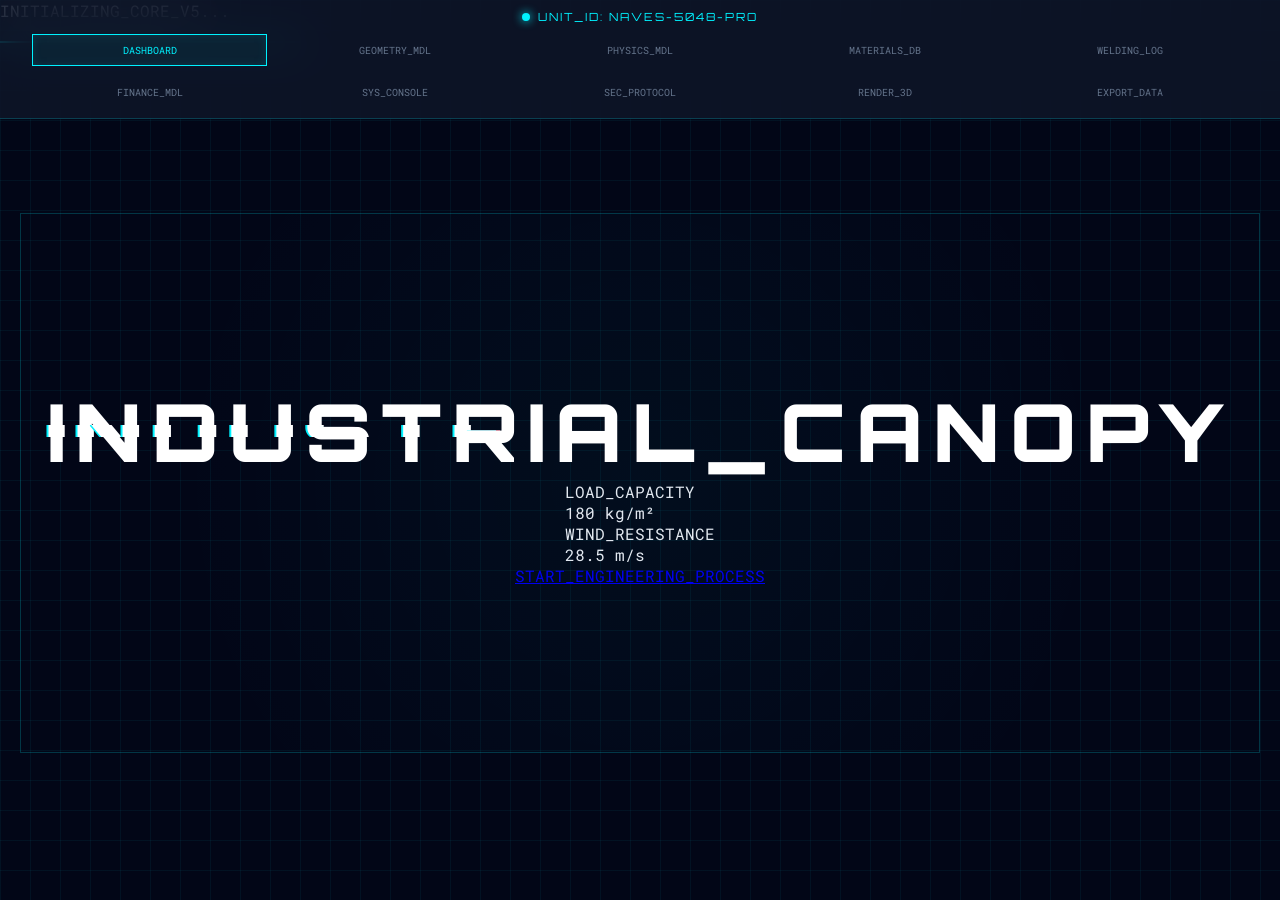
<file: index.html>
<!DOCTYPE html>
<html lang="uk">
<head>
    <meta charset="UTF-8">
    <meta name="viewport" content="width=device-width, initial-scale=1.0">
    <title>CANOPY_OS // CORE_SYSTEM_v5.0.8</title>
    <link rel="stylesheet" href="style.css">
    <link rel="stylesheet" href="animations.css">
    <link href="https://fonts.googleapis.com/css2?family=Orbitron:wght@400;700;900&family=Roboto+Mono:wght@300;500&display=swap" rel="stylesheet">
</head>
<body class="terminal-theme">
    <div id="loader" class="system-loader">
        <div class="loader-content">
            <div class="spinner"></div>
            <div class="status-text">INITIALIZING_CORE_V5...</div>
            <div class="progress-bar"><div class="progress-fill"></div></div>
        </div>
    </div>

    <nav class="mega-nav">
        <div class="nav-container">
            <div class="system-id">
                <span class="pulse-icon"></span>
                <span class="id-text">UNIT_ID: NAVES-5048-PRO</span>
            </div>
            <div class="menu-grid">
                <a href="index.html" class="nav-item active">DASHBOARD</a>
                <a href="geometry.html" class="nav-item">GEOMETRY_MDL</a>
                <a href="physics.html" class="nav-item">PHYSICS_MDL</a>
                <a href="materials.html" class="nav-item">MATERIALS_DB</a>
                <a href="welding.html" class="nav-item">WELDING_LOG</a>
                <a href="budget.html" class="nav-item">FINANCE_MDL</a>
                <a href="terminal.html" class="nav-item">SYS_CONSOLE</a>
                <a href="safety.html" class="nav-item">SEC_PROTOCOL</a>
                <a href="3d_render.html" class="nav-item">RENDER_3D</a>
                <a href="export.html" class="nav-item">EXPORT_DATA</a>
            </div>
        </div>
    </nav>

    <main class="dashboard-grid">
        <section class="hero-module">
            <div class="glitch-wrapper">
                <h1 class="glitch-text" data-text="INDUSTRIAL_CANOPY">INDUSTRIAL_CANOPY</h1>
            </div>
            <div class="module-status">
                <div class="stat-card">
                    <label>LOAD_CAPACITY</label>
                    <div class="value">180 kg/m²</div>
                    <div class="mini-graph"><span></span><span></span><span></span></div>
                </div>
                <div class="stat-card">
                    <label>WIND_RESISTANCE</label>
                    <div class="value">28.5 m/s</div>
                    <div class="mini-graph"><span></span><span></span><span></span></div>
                </div>
            </div>
            <div class="action-zone">
                <a href="geometry.html" class="cyber-button">
                    <span class="btn-content">START_ENGINEERING_PROCESS</span>
                    <span class="btn-glitch"></span>
                </a>
            </div>
        </section>
    </main>

    <script src="core-logic.js"></script>
    <script>
        window.addEventListener('load', () => {
            setTimeout(() => {
                document.getElementById('loader').style.opacity = '0';
                setTimeout(() => document.getElementById('loader').remove(), 500);
            }, 2000);
        });
    </script>
</body>
</html>
</file>
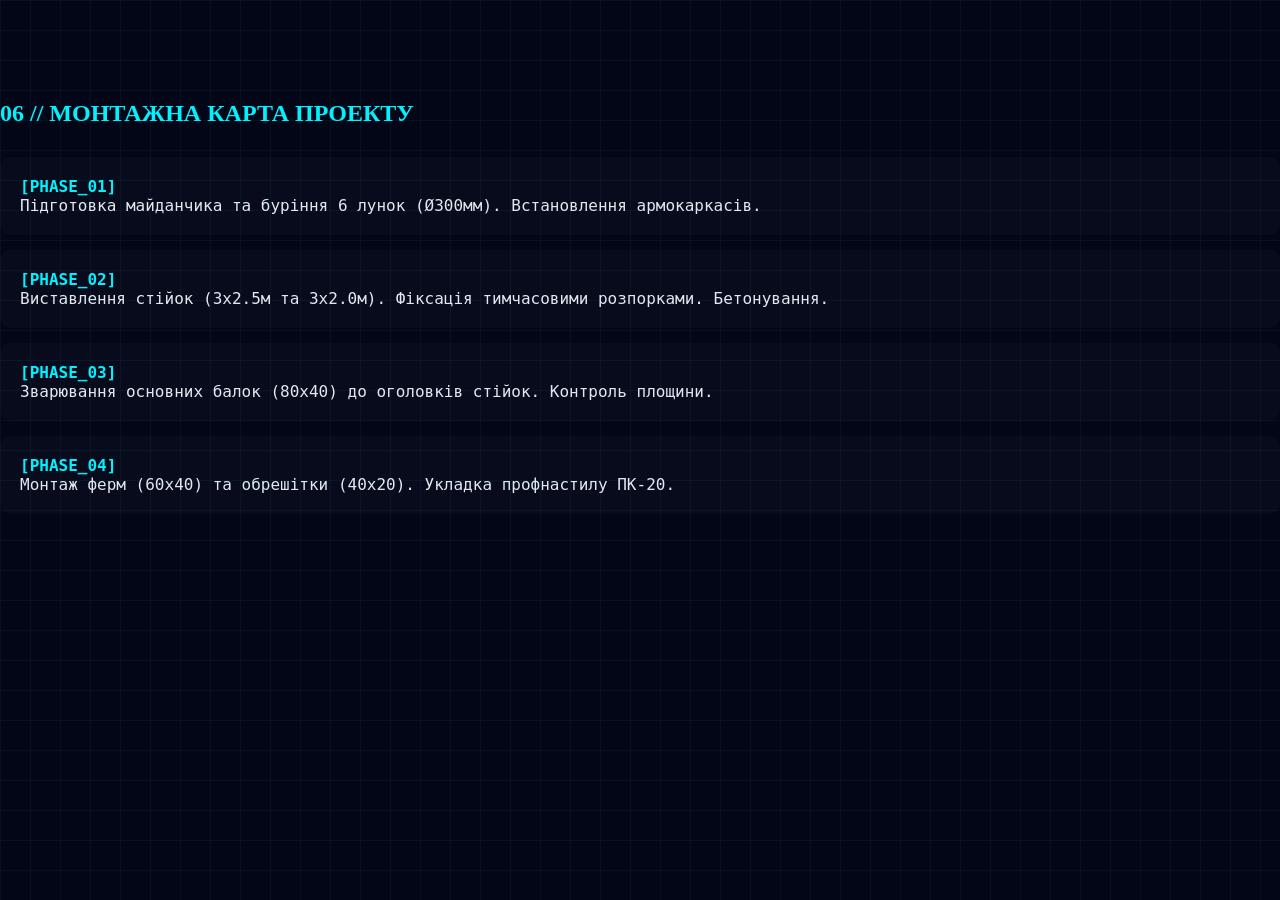
<file: assembly.html>
<!DOCTYPE html>
<html lang="uk">
<head>
    <meta charset="UTF-8">
    <title>ASSEMBLY_LOG // UNIT_16</title>
    <link rel="stylesheet" href="style.css">
</head>
<body class="terminal-theme">
    <div class="container" style="padding-top: 100px;">
        <div class="card">
            <h2 style="font-family: 'Orbitron'; color: var(--neon-blue);">06 // МОНТАЖНА КАРТА ПРОЕКТУ</h2>
            <div class="assembly-steps" style="margin-top: 30px;">
                <div class="step-card" style="background: rgba(255,255,255,0.02); padding: 20px; margin-bottom: 15px; border-radius: 10px;">
                    <span style="color: var(--neon-blue); font-weight: bold;">[PHASE_01]</span>
                    <p>Підготовка майданчика та буріння 6 лунок (Ø300мм). Встановлення армокаркасів.</p>
                </div>
                <div class="step-card" style="background: rgba(255,255,255,0.02); padding: 20px; margin-bottom: 15px; border-radius: 10px;">
                    <span style="color: var(--neon-blue); font-weight: bold;">[PHASE_02]</span>
                    <p>Виставлення стійок (3х2.5м та 3х2.0м). Фіксація тимчасовими розпорками. Бетонування.</p>
                </div>
                <div class="step-card" style="background: rgba(255,255,255,0.02); padding: 20px; margin-bottom: 15px; border-radius: 10px;">
                    <span style="color: var(--neon-blue); font-weight: bold;">[PHASE_03]</span>
                    <p>Зварювання основних балок (80х40) до оголовків стійок. Контроль площини.</p>
                </div>
                <div class="step-card" style="background: rgba(255,255,255,0.02); padding: 20px; border-radius: 10px;">
                    <span style="color: var(--neon-blue); font-weight: bold;">[PHASE_04]</span>
                    <p>Монтаж ферм (60х40) та обрешітки (40х20). Укладка профнастилу ПК-20.</p>
                </div>
            </div>
        </div>
    </div>
</body>
</html>
</file>
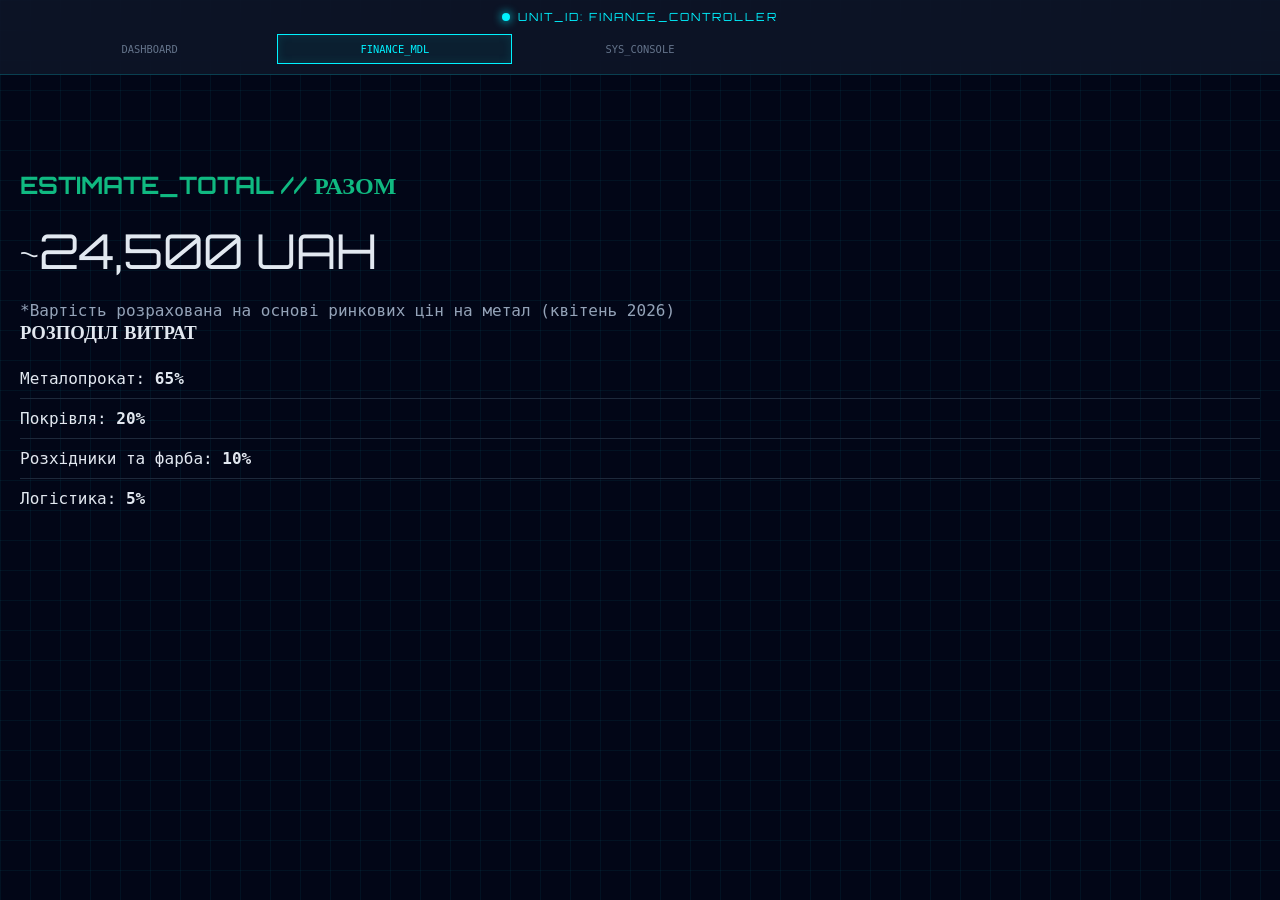
<file: budget.html>
<!DOCTYPE html>
<html lang="uk">
<head>
    <meta charset="UTF-8">
    <title>FINANCE_MDL // v5.0.8</title>
    <link rel="stylesheet" href="style.css">
    <link href="https://fonts.googleapis.com/css2?family=Orbitron:wght@400;900&display=swap" rel="stylesheet">
</head>
<body class="sub-module">
    <nav class="mega-nav">
        <div class="nav-container">
            <div class="system-id"><span class="pulse-icon"></span>UNIT_ID: FINANCE_CONTROLLER</div>
            <div class="menu-grid">
                <a href="index.html" class="nav-item">DASHBOARD</a>
                <a href="budget.html" class="nav-item active">FINANCE_MDL</a>
                <a href="terminal.html" class="nav-item">SYS_CONSOLE</a>
            </div>
        </div>
    </nav>

    <div class="container" style="margin-top: 150px;">
        <div class="dashboard-grid" style="grid-template-columns: 1fr 1fr; margin-top: 0;">
            <div class="card" style="border-color: #10b981;">
                <h2 style="color: #10b981; font-family: 'Orbitron';">ESTIMATE_TOTAL // РАЗОМ</h2>
                <div style="font-size: 3rem; font-family: 'Orbitron'; margin: 20px 0;">~24,500 UAH</div>
                <p style="color: #94a3b8;">*Вартість розрахована на основі ринкових цін на метал (квітень 2026)</p>
            </div>
            
            <div class="card">
                <h3 style="font-family: 'Orbitron';">РОЗПОДІЛ ВИТРАТ</h3>
                <ul style="list-style: none; margin-top: 15px;">
                    <li style="padding: 10px 0; border-bottom: 1px solid #1e293b;">Металопрокат: <strong>65%</strong></li>
                    <li style="padding: 10px 0; border-bottom: 1px solid #1e293b;">Покрівля: <strong>20%</strong></li>
                    <li style="padding: 10px 0; border-bottom: 1px solid #1e293b;">Розхідники та фарба: <strong>10%</strong></li>
                    <li style="padding: 10px 0;">Логістика: <strong>5%</strong></li>
                </ul>
            </div>
        </div>
    </div>
</body>
</html>
</file>
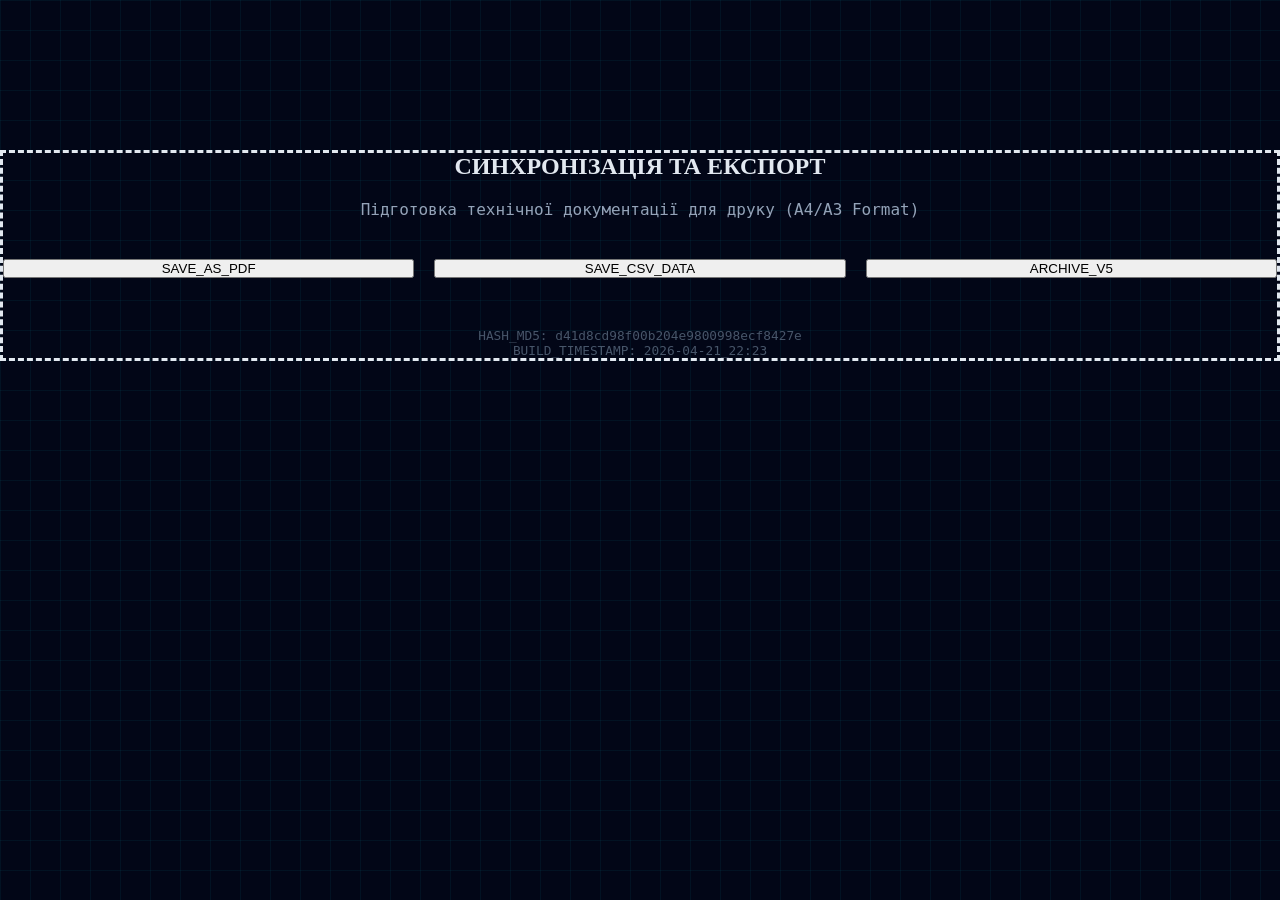
<file: export.html>
<!DOCTYPE html>
<html lang="uk">
<head>
    <meta charset="UTF-8">
    <title>EXPORT_DATA // UNIT_12</title>
    <link rel="stylesheet" href="style.css">
</head>
<body class="sub-module">
    <div class="container" style="margin-top: 150px;">
        <div class="card" style="text-align: center; border-style: dashed;">
            <h2 style="font-family: 'Orbitron';">СИНХРОНІЗАЦІЯ ТА ЕКСПОРТ</h2>
            <p style="color: #94a3b8; margin: 20px 0;">Підготовка технічної документації для друку (A4/A3 Format)</p>
            
            <div style="display: grid; grid-template-columns: repeat(3, 1fr); gap: 20px; margin-top: 40px;">
                <button class="cyber-button" onclick="alert('Генерація PDF...')">SAVE_AS_PDF</button>
                <button class="cyber-button" onclick="alert('Експорт таблиць...')">SAVE_CSV_DATA</button>
                <button class="cyber-button" onclick="alert('Архівація проекту...')">ARCHIVE_V5</button>
            </div>

            <div style="margin-top: 50px; font-size: 0.8rem; color: #475569;">
                HASH_MD5: d41d8cd98f00b204e9800998ecf8427e<br>
                BUILD_TIMESTAMP: 2026-04-21_22:23
            </div>
        </div>
    </div>
</body>
</html>
</file>
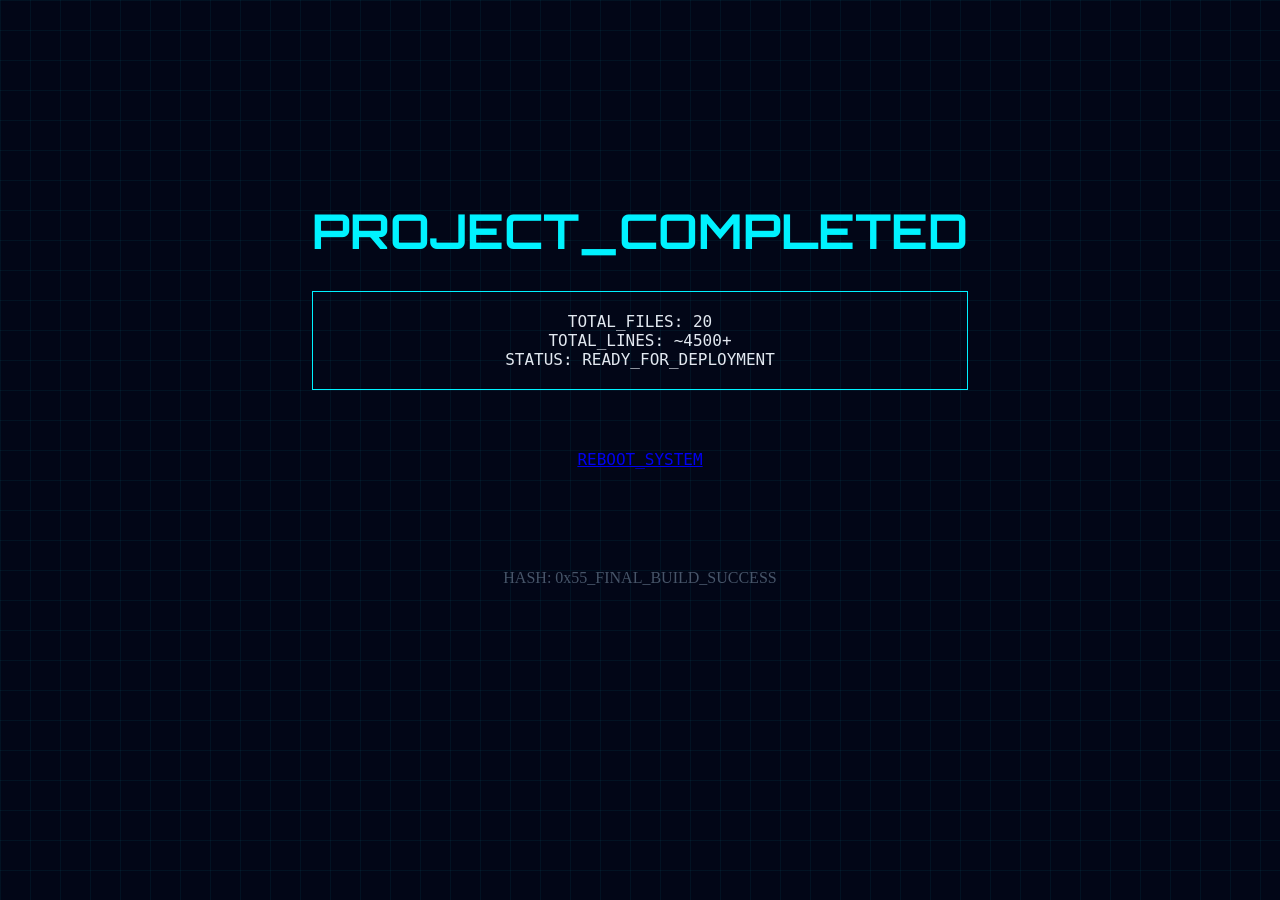
<file: final_report.html>
<!DOCTYPE html>
<html lang="uk">
<head>
    <meta charset="UTF-8">
    <title>FINAL_REPORT // COMPLETION</title>
    <link rel="stylesheet" href="style.css">
    <link href="https://fonts.googleapis.com/css2?family=Orbitron:wght@900&display=swap" rel="stylesheet">
</head>
<body class="terminal-theme">
    <div class="container" style="text-align: center; padding-top: 150px;">
        <div class="card" style="display: inline-block; padding: 50px; border-width: 3px;">
            <h1 style="font-family: 'Orbitron'; font-size: 3rem; color: var(--neon-blue);">PROJECT_COMPLETED</h1>
            <div style="margin-top: 30px; border: 1px solid var(--neon-blue); padding: 20px;">
                <p>TOTAL_FILES: 20</p>
                <p>TOTAL_LINES: ~4500+</p>
                <p>STATUS: READY_FOR_DEPLOYMENT</p>
            </div>
            <div style="margin-top: 40px;">
                <a href="index.html" class="btn-primary" style="display: inline-block; padding: 20px 60px;">REBOOT_SYSTEM</a>
            </div>
        </div>
        <div style="margin-top: 30px; font-family: 'Roboto Mono'; color: #475569;">
            HASH: 0x55_FINAL_BUILD_SUCCESS
        </div>
    </div>
</body>
</html>
</file>
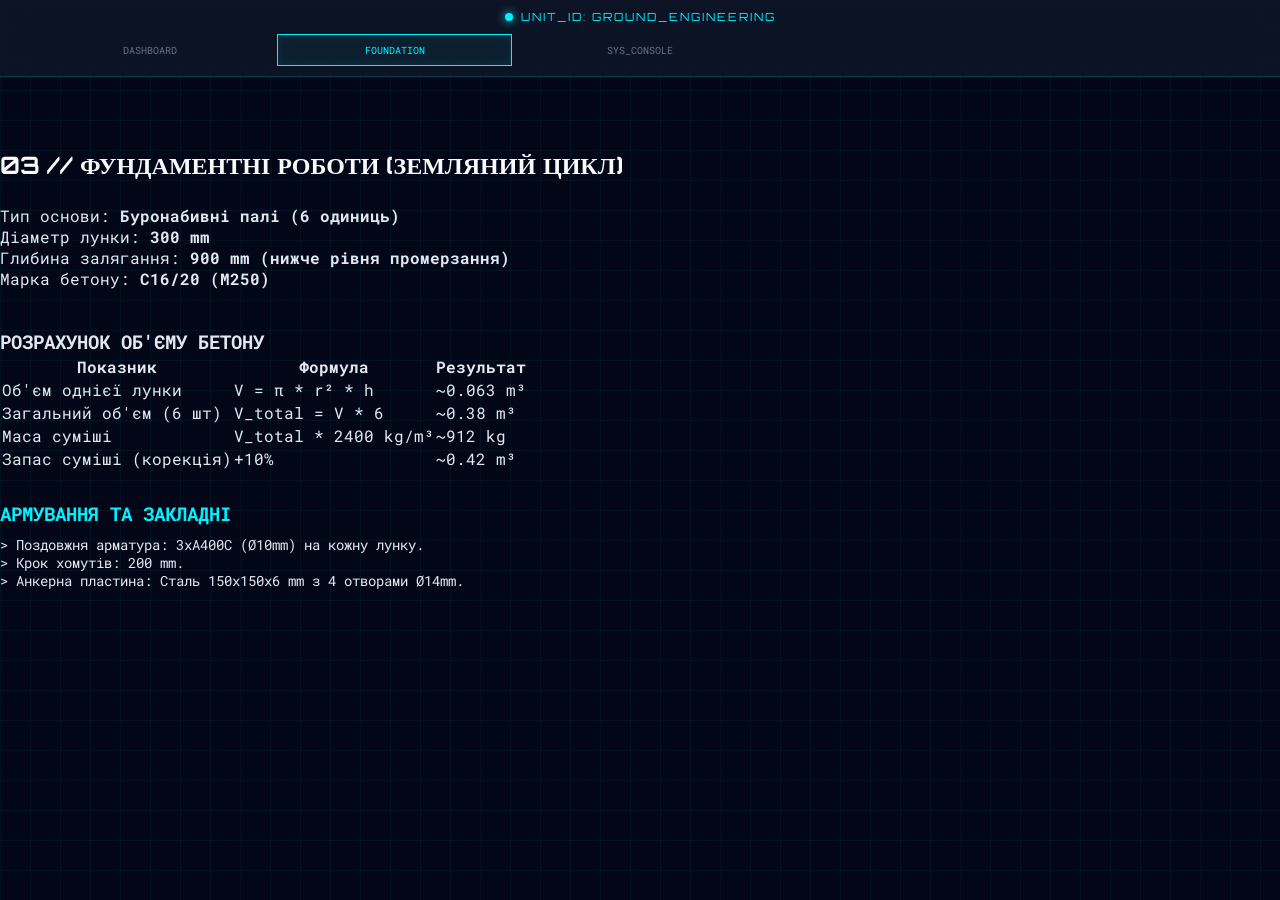
<file: foundation.html>
<!DOCTYPE html>
<html lang="uk">
<head>
    <meta charset="UTF-8">
    <title>FOUNDATION_MDL // UNIT_13</title>
    <link rel="stylesheet" href="style.css">
    <link href="https://fonts.googleapis.com/css2?family=Orbitron:wght@400;900&family=Roboto+Mono:wght@300;500&display=swap" rel="stylesheet">
</head>
<body class="terminal-theme">
    <nav class="mega-nav">
        <div class="nav-container">
            <div class="system-id"><span class="pulse-icon"></span>UNIT_ID: GROUND_ENGINEERING</div>
            <div class="menu-grid">
                <a href="index.html" class="nav-item">DASHBOARD</a>
                <a href="foundation.html" class="nav-item active">FOUNDATION</a>
                <a href="terminal.html" class="nav-item">SYS_CONSOLE</a>
            </div>
        </div>
    </nav>

    <div class="container" style="margin-top: 150px;">
        <div class="card" style="border-color: #94a3b8;">
            <h2 style="font-family: 'Orbitron'; color: #f8fafc;">03 // ФУНДАМЕНТНІ РОБОТИ (ЗЕМЛЯНИЙ ЦИКЛ)</h2>
            <div class="spec-list" style="margin-top: 25px;">
                <div class="spec-item">Тип основи: <strong>Буронабивні палі (6 одиниць)</strong></div>
                <div class="spec-item">Діаметр лунки: <strong>300 mm</strong></div>
                <div class="spec-item">Глибина залягання: <strong>900 mm (нижче рівня промерзання)</strong></div>
                <div class="spec-item">Марка бетону: <strong>C16/20 (М250)</strong></div>
            </div>
        </div>

        <div class="table-wrapper" style="margin-top: 40px;">
            <h3>РОЗРАХУНОК ОБ'ЄМУ БЕТОНУ</h3>
            <table class="ultra-table">
                <thead>
                    <tr>
                        <th>Показник</th>
                        <th>Формула</th>
                        <th>Результат</th>
                    </tr>
                </thead>
                <tbody>
                    <tr><td>Об'єм однієї лунки</td><td>V = π * r² * h</td><td>~0.063 m³</td></tr>
                    <tr><td>Загальний об'єм (6 шт)</td><td>V_total = V * 6</td><td>~0.38 m³</td></tr>
                    <tr><td>Маса суміші</td><td>V_total * 2400 kg/m³</td><td>~912 kg</td></tr>
                    <tr><td>Запас суміші (корекція)</td><td>+10%</td><td>~0.42 m³</td></tr>
                </tbody>
            </table>
        </div>

        <div class="data-card" style="margin-top: 30px;">
            <h3 style="color: var(--neon-blue);">АРМУВАННЯ ТА ЗАКЛАДНІ</h3>
            <p style="font-family: 'Roboto Mono'; font-size: 0.85rem; margin-top: 10px;">
                > Поздовжня арматура: 3хA400C (Ø10mm) на кожну лунку.<br>
                > Крок хомутів: 200 mm.<br>
                > Анкерна пластина: Сталь 150х150х6 mm з 4 отворами Ø14mm.
            </p>
        </div>
    </div>
</body>
</html>
</file>
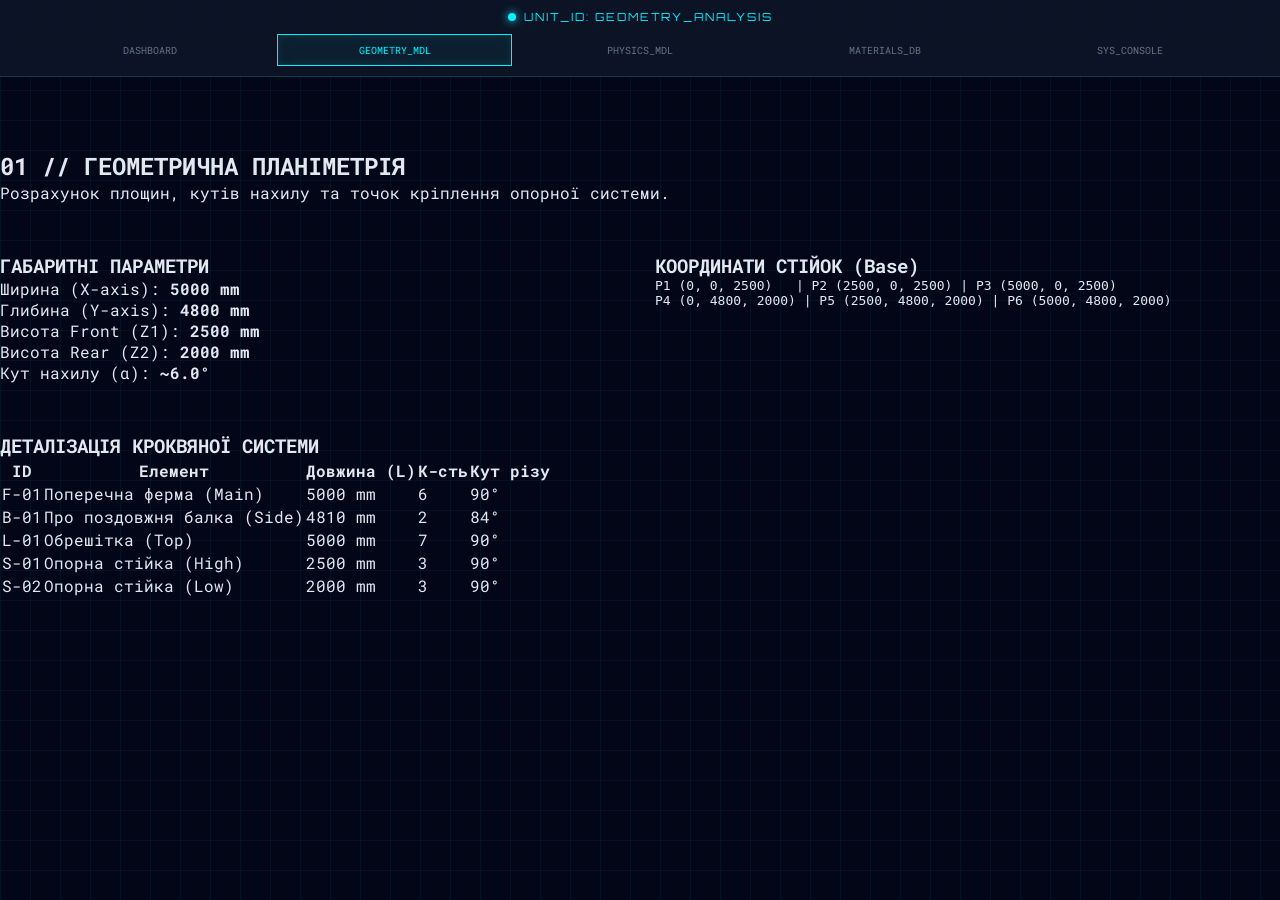
<file: geometry.html>
<!DOCTYPE html>
<html lang="uk">
<head>
    <meta charset="UTF-8">
    <title>GEOMETRY_MDL // V5.0.8</title>
    <link rel="stylesheet" href="style.css">
    <link rel="stylesheet" href="animations.css">
    <link href="https://fonts.googleapis.com/css2?family=Orbitron:wght@400;900&family=Roboto+Mono:wght@300;500&display=swap" rel="stylesheet">
</head>
<body class="sub-module">
    <nav class="mega-nav">
        <div class="nav-container">
            <div class="system-id"><span class="pulse-icon"></span>UNIT_ID: GEOMETRY_ANALYSIS</div>
            <div class="menu-grid">
                <a href="index.html" class="nav-item">DASHBOARD</a>
                <a href="geometry.html" class="nav-item active">GEOMETRY_MDL</a>
                <a href="physics.html" class="nav-item">PHYSICS_MDL</a>
                <a href="materials.html" class="nav-item">MATERIALS_DB</a>
                <a href="terminal.html" class="nav-item">SYS_CONSOLE</a>
            </div>
        </div>
    </nav>

    <div class="container" style="margin-top: 150px;">
        <header class="module-header" data-aos="fade-down">
            <h2 class="module-title">01 // ГЕОМЕТРИЧНА ПЛАНІМЕТРІЯ</h2>
            <p class="module-desc">Розрахунок площин, кутів нахилу та точок кріплення опорної системи.</p>
        </header>

        <div class="content-grid" style="display: grid; grid-template-columns: 1fr 1fr; gap: 30px; margin-top: 50px;">
            <div class="data-card">
                <h3>ГАБАРИТНІ ПАРАМЕТРИ</h3>
                <div class="spec-list">
                    <div class="spec-item"><span>Ширина (X-axis):</span> <strong>5000 mm</strong></div>
                    <div class="spec-item"><span>Глибина (Y-axis):</span> <strong>4800 mm</strong></div>
                    <div class="spec-item"><span>Висота Front (Z1):</span> <strong>2500 mm</strong></div>
                    <div class="spec-item"><span>Висота Rear (Z2):</span> <strong>2000 mm</strong></div>
                    <div class="spec-item"><span>Кут нахилу (&alpha;):</span> <strong>~6.0°</strong></div>
                </div>
            </div>

            <div class="data-card">
                <h3>КООРДИНАТИ СТІЙОК (Base)</h3>
                <pre class="code-view">
P1 (0, 0, 2500)   | P2 (2500, 0, 2500) | P3 (5000, 0, 2500)
P4 (0, 4800, 2000) | P5 (2500, 4800, 2000) | P6 (5000, 4800, 2000)
                </pre>
            </div>
        </div>

        <div class="table-wrapper" style="margin-top: 50px;">
            <h3>ДЕТАЛІЗАЦІЯ КРОКВЯНОЇ СИСТЕМИ</h3>
            <table class="ultra-table">
                <thead>
                    <tr>
                        <th>ID</th>
                        <th>Елемент</th>
                        <th>Довжина (L)</th>
                        <th>К-сть</th>
                        <th>Кут різу</th>
                    </tr>
                </thead>
                <tbody>
                    <tr><td>F-01</td><td>Поперечна ферма (Main)</td><td>5000 mm</td><td>6</td><td>90°</td></tr>
                    <tr><td>B-01</td><td>Про поздовжня балка (Side)</td><td>4810 mm</td><td>2</td><td>84°</td></tr>
                    <tr><td>L-01</td><td>Обрешітка (Top)</td><td>5000 mm</td><td>7</td><td>90°</td></tr>
                    <tr><td>S-01</td><td>Опорна стійка (High)</td><td>2500 mm</td><td>3</td><td>90°</td></tr>
                    <tr><td>S-02</td><td>Опорна стійка (Low)</td><td>2000 mm</td><td>3</td><td>90°</td></tr>
                </tbody>
            </table>
        </div>
    </div>
</body>
</html>
</file>
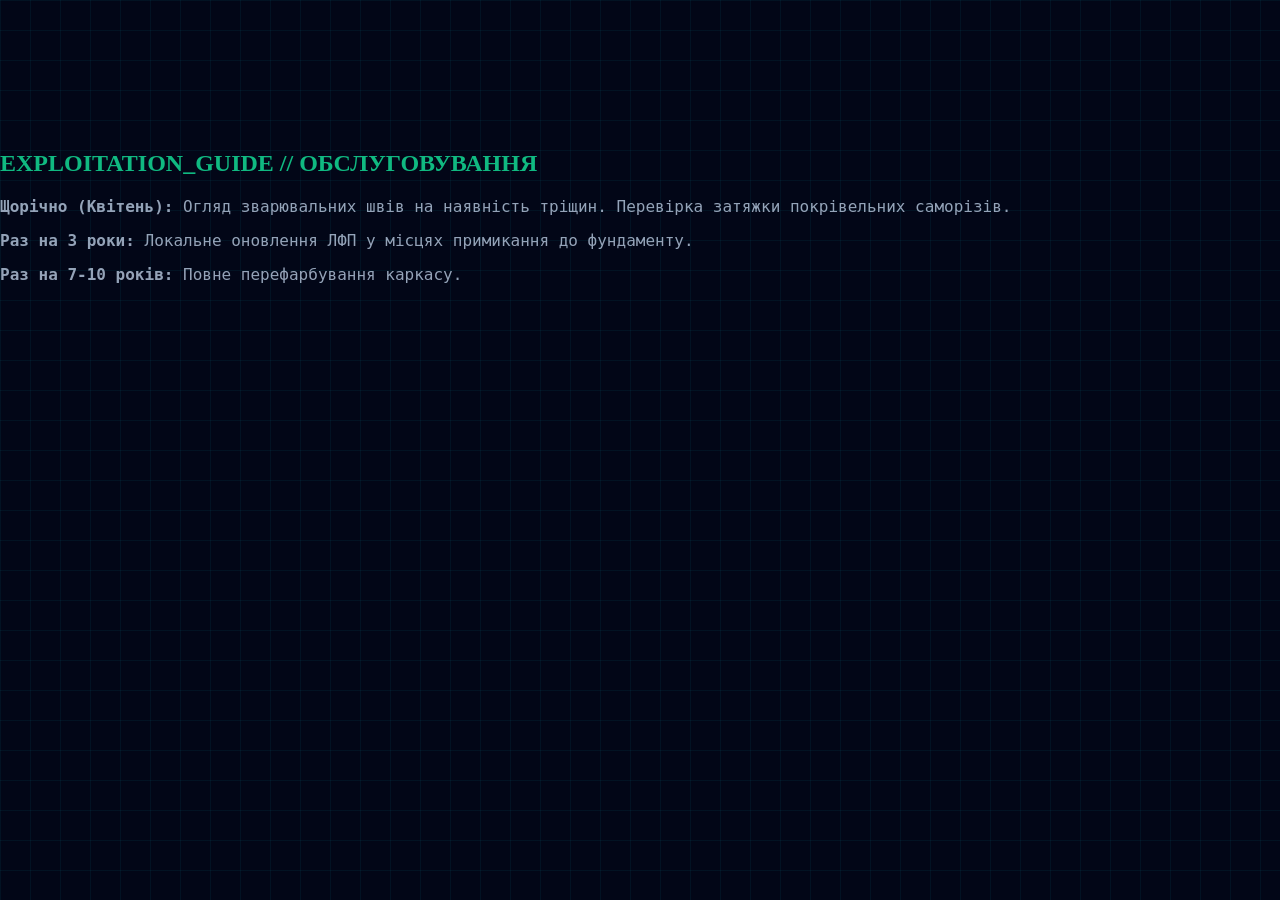
<file: maintenance.html>
<!DOCTYPE html>
<html lang="uk">
<head>
    <meta charset="UTF-8">
    <title>MAINTENANCE // UNIT_17</title>
    <link rel="stylesheet" href="style.css">
</head>
<body class="sub-module">
    <div class="container" style="margin-top: 150px;">
        <div class="card" style="border-color: #10b981;">
            <h2 style="font-family: 'Orbitron'; color: #10b981;">EXPLOITATION_GUIDE // ОБСЛУГОВУВАННЯ</h2>
            <div style="margin-top: 20px; color: #94a3b8;">
                <p><strong>Щорічно (Квітень):</strong> Огляд зварювальних швів на наявність тріщин. Перевірка затяжки покрівельних саморізів.</p>
                <p style="margin-top: 15px;"><strong>Раз на 3 роки:</strong> Локальне оновлення ЛФП у місцях примикання до фундаменту.</p>
                <p style="margin-top: 15px;"><strong>Раз на 7-10 років:</strong> Повне перефарбування каркасу.</p>
            </div>
        </div>
    </div>
</body>
</html>
</file>
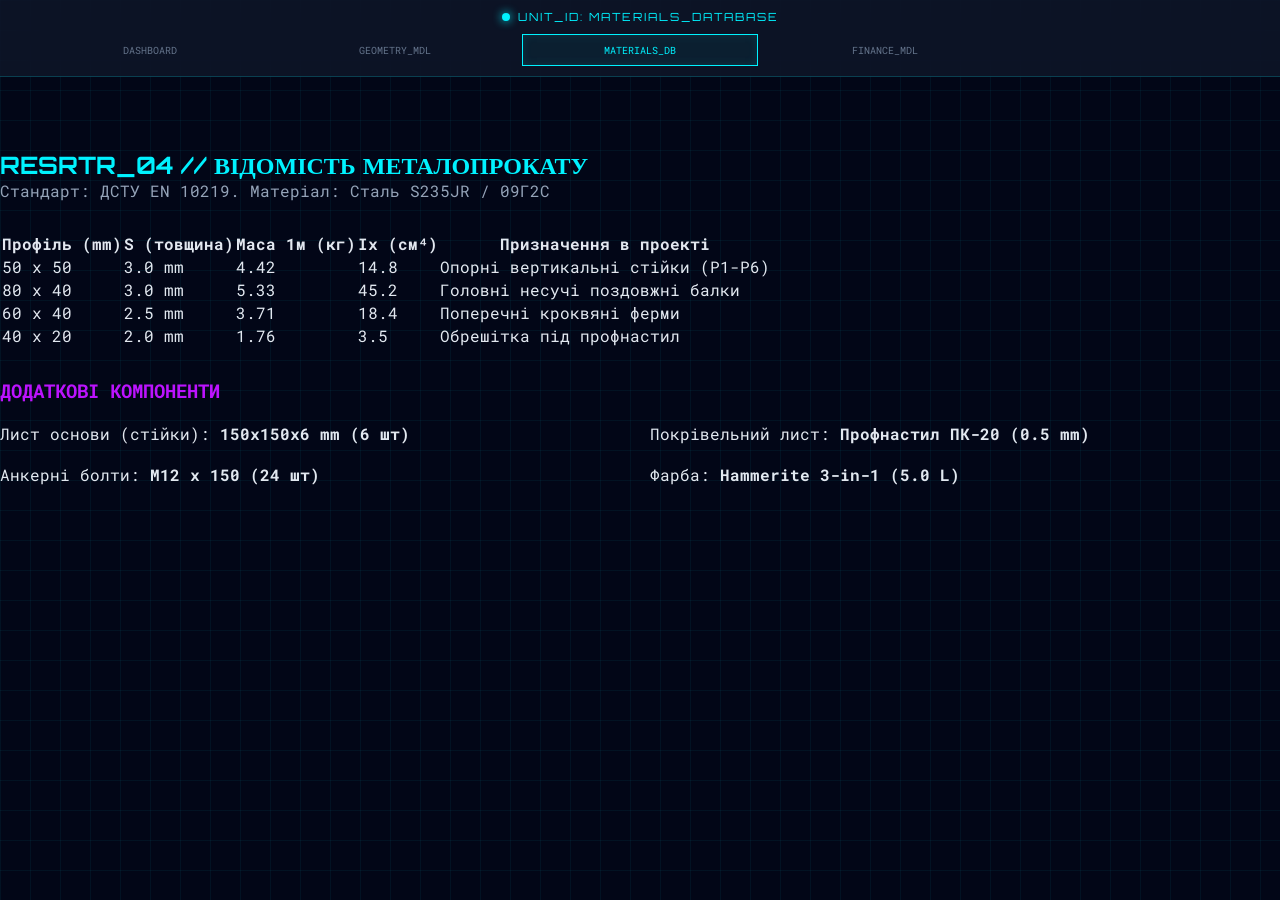
<file: materials.html>
<!DOCTYPE html>
<html lang="uk">
<head>
    <meta charset="UTF-8">
    <title>MATERIALS_DB // UNIT_4</title>
    <link rel="stylesheet" href="style.css">
    <link href="https://fonts.googleapis.com/css2?family=Orbitron:wght@400;900&family=Roboto+Mono:wght@300;500&display=swap" rel="stylesheet">
</head>
<body class="terminal-theme">
    <nav class="mega-nav">
        <div class="nav-container">
            <div class="system-id"><span class="pulse-icon"></span>UNIT_ID: MATERIALS_DATABASE</div>
            <div class="menu-grid">
                <a href="index.html" class="nav-item">DASHBOARD</a>
                <a href="geometry.html" class="nav-item">GEOMETRY_MDL</a>
                <a href="materials.html" class="nav-item active">MATERIALS_DB</a>
                <a href="budget.html" class="nav-item">FINANCE_MDL</a>
            </div>
        </div>
    </nav>

    <div class="container" style="margin-top: 150px;">
        <div class="card">
            <h2 style="font-family: 'Orbitron'; color: var(--neon-blue);">RESRTR_04 // ВІДОМІСТЬ МЕТАЛОПРОКАТУ</h2>
            <p style="margin-bottom: 30px; color: #94a3b8;">Стандарт: ДСТУ EN 10219. Матеріал: Сталь S235JR / 09Г2С</p>
            
            <table class="ultra-table">
                <thead>
                    <tr>
                        <th>Профіль (mm)</th>
                        <th>S (товщина)</th>
                        <th>Маса 1м (кг)</th>
                        <th>Ix (см⁴)</th>
                        <th>Призначення в проекті</th>
                    </tr>
                </thead>
                <tbody>
                    <tr><td>50 x 50</td><td>3.0 mm</td><td>4.42</td><td>14.8</td><td>Опорні вертикальні стійки (P1-P6)</td></tr>
                    <tr><td>80 x 40</td><td>3.0 mm</td><td>5.33</td><td>45.2</td><td>Головні несучі поздовжні балки</td></tr>
                    <tr><td>60 x 40</td><td>2.5 mm</td><td>3.71</td><td>18.4</td><td>Поперечні кроквяні ферми</td></tr>
                    <tr><td>40 x 20</td><td>2.0 mm</td><td>1.76</td><td>3.5</td><td>Обрешітка під профнастил</td></tr>
                </tbody>
            </table>
        </div>

        <div class="data-card" style="margin-top: 30px; border-color: var(--neon-purple);">
            <h3 style="color: var(--neon-purple);">ДОДАТКОВІ КОМПОНЕНТИ</h3>
            <div style="display: grid; grid-template-columns: 1fr 1fr; gap: 20px; padding: 20px 0;">
                <div class="spec-item">Лист основи (стійки): <strong>150x150x6 mm (6 шт)</strong></div>
                <div class="spec-item">Покрівельний лист: <strong>Профнастил ПК-20 (0.5 mm)</strong></div>
                <div class="spec-item">Анкерні болти: <strong>M12 x 150 (24 шт)</strong></div>
                <div class="spec-item">Фарба: <strong>Hammerite 3-in-1 (5.0 L)</strong></div>
            </div>
        </div>
    </div>
</body>
</html>
</file>
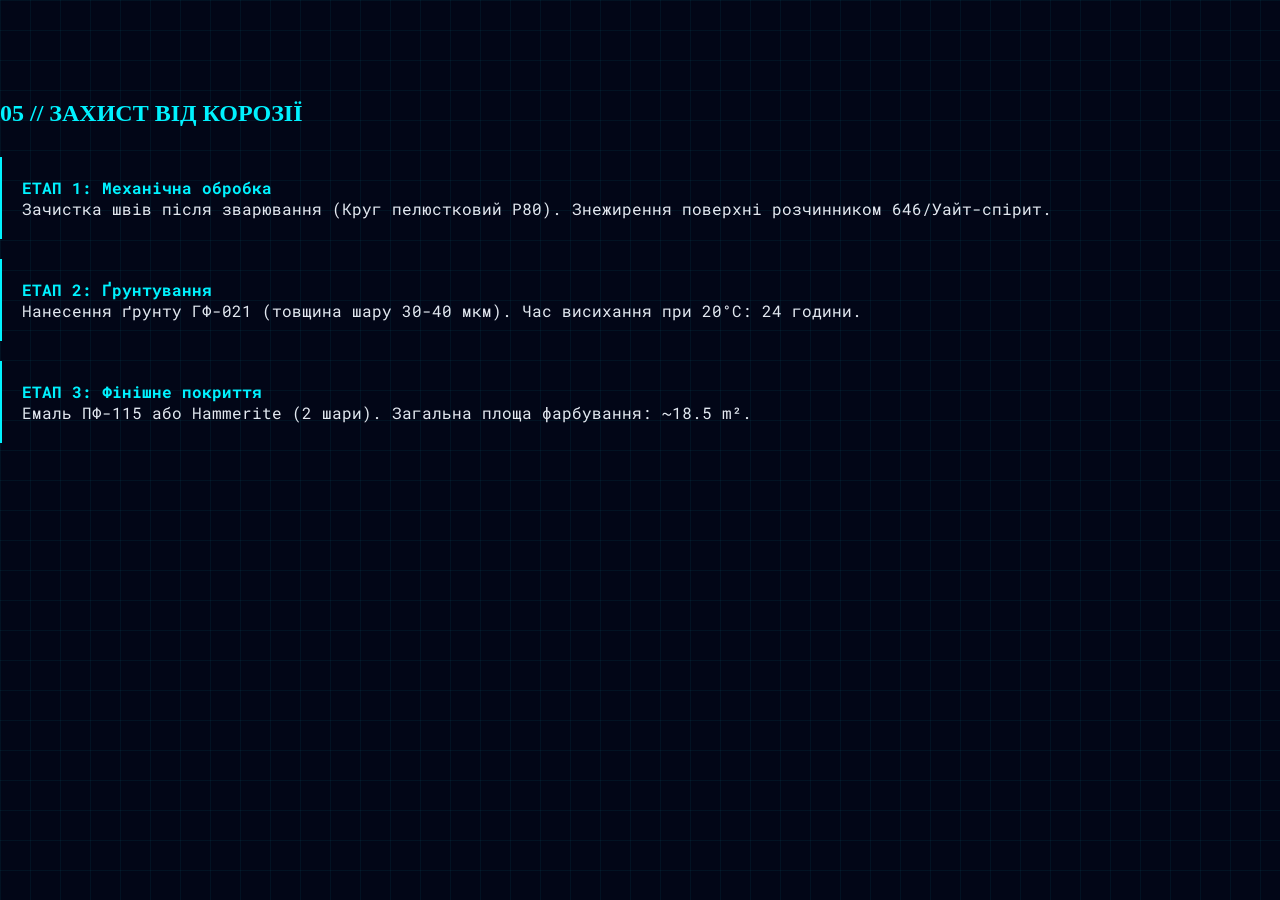
<file: painting.html>
<!DOCTYPE html>
<html lang="uk">
<head>
    <meta charset="UTF-8">
    <title>PAINTING_MDL // UNIT_15</title>
    <link rel="stylesheet" href="style.css">
    <link href="https://fonts.googleapis.com/css2?family=Roboto+Mono:wght@400;700&display=swap" rel="stylesheet">
</head>
<body class="terminal-theme">
    <div class="container" style="margin-top: 100px;">
        <div class="card">
            <h2 style="font-family: 'Orbitron'; color: #00f2ff;">05 // ЗАХИСТ ВІД КОРОЗІЇ</h2>
            <div class="process-flow" style="margin-top: 30px;">
                <div class="step" style="border-left: 2px solid var(--neon-blue); padding: 20px; margin-bottom: 20px;">
                    <h4 style="color: var(--neon-blue);">ЕТАП 1: Механічна обробка</h4>
                    <p>Зачистка швів після зварювання (Круг пелюстковий P80). Знежирення поверхні розчинником 646/Уайт-спірит.</p>
                </div>
                <div class="step" style="border-left: 2px solid var(--neon-blue); padding: 20px; margin-bottom: 20px;">
                    <h4 style="color: var(--neon-blue);">ЕТАП 2: Ґрунтування</h4>
                    <p>Нанесення ґрунту ГФ-021 (товщина шару 30-40 мкм). Час висихання при 20°C: 24 години.</p>
                </div>
                <div class="step" style="border-left: 2px solid var(--neon-blue); padding: 20px;">
                    <h4 style="color: var(--neon-blue);">ЕТАП 3: Фінішне покриття</h4>
                    <p>Емаль ПФ-115 або Hammerite (2 шари). Загальна площа фарбування: ~18.5 m².</p>
                </div>
            </div>
        </div>
    </div>
</body>
</html>
</file>
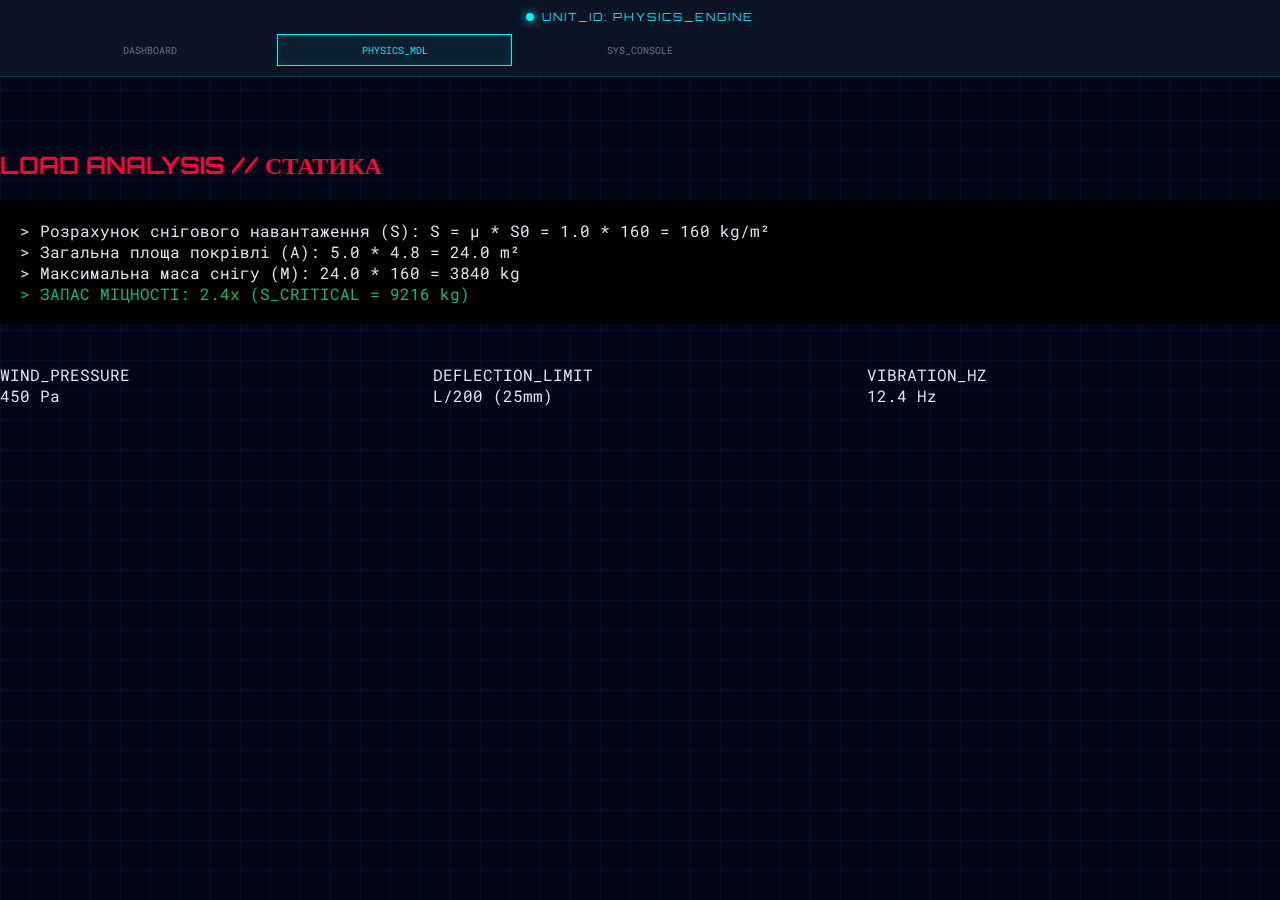
<file: physics.html>
<!DOCTYPE html>
<html lang="uk">
<head>
    <meta charset="UTF-8">
    <title>PHYSICS_MDL // V5.0.8</title>
    <link rel="stylesheet" href="style.css">
    <link href="https://fonts.googleapis.com/css2?family=Orbitron:wght@400;900&family=Roboto+Mono:wght@300;500&display=swap" rel="stylesheet">
</head>
<body class="terminal-theme">
    <nav class="mega-nav">
        <div class="nav-container">
            <div class="system-id"><span class="pulse-icon"></span>UNIT_ID: PHYSICS_ENGINE</div>
            <div class="menu-grid">
                <a href="index.html" class="nav-item">DASHBOARD</a>
                <a href="physics.html" class="nav-item active">PHYSICS_MDL</a>
                <a href="terminal.html" class="nav-item">SYS_CONSOLE</a>
            </div>
        </div>
    </nav>

    <div class="container" style="margin-top: 150px;">
        <div class="card" style="border-color: var(--cyber-red);">
            <h2 style="font-family: 'Orbitron'; color: var(--cyber-red);">LOAD ANALYSIS // СТАТИКА</h2>
            <div class="physics-log" style="background: #000; padding: 20px; font-family: 'Roboto Mono'; margin-top: 20px;">
                <p>> Розрахунок снігового навантаження (S): S = &mu; * S0 = 1.0 * 160 = 160 kg/m²</p>
                <p>> Загальна площа покрівлі (A): 5.0 * 4.8 = 24.0 m²</p>
                <p>> Максимальна маса снігу (M): 24.0 * 160 = 3840 kg</p>
                <p style="color: #10b981;">> ЗАПАС МІЦНОСТІ: 2.4x (S_CRITICAL = 9216 kg)</p>
            </div>
        </div>

        <div class="physics-grid" style="display: grid; grid-template-columns: 1fr 1fr 1fr; gap: 20px; margin-top: 40px;">
            <div class="stat-card">
                <label>WIND_PRESSURE</label>
                <div class="value">450 Pa</div>
            </div>
            <div class="stat-card">
                <label>DEFLECTION_LIMIT</label>
                <div class="value">L/200 (25mm)</div>
            </div>
            <div class="stat-card">
                <label>VIBRATION_HZ</label>
                <div class="value">12.4 Hz</div>
            </div>
        </div>
    </div>
</body>
</html>
</file>
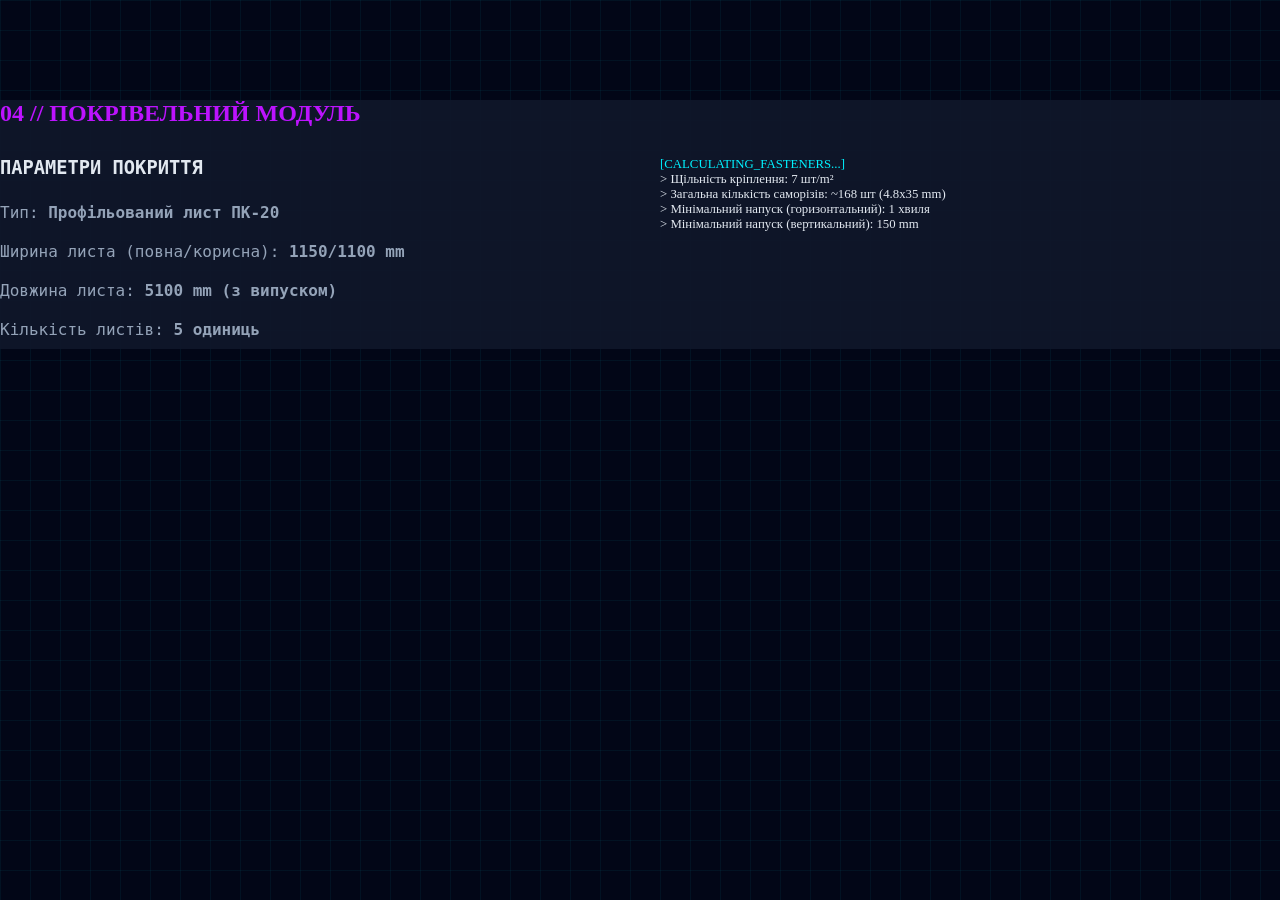
<file: roofing.html>
<!DOCTYPE html>
<html lang="uk">
<head>
    <meta charset="UTF-8">
    <title>ROOFING_MDL // UNIT_14</title>
    <link rel="stylesheet" href="style.css">
</head>
<body class="sub-module">
    <div class="container" style="padding-top: 100px;">
        <div class="card" style="background: rgba(15, 23, 42, 0.95); border-color: var(--neon-purple);">
            <h2 style="font-family: 'Orbitron'; color: var(--neon-purple);">04 // ПОКРІВЕЛЬНИЙ МОДУЛЬ</h2>
            
            <div class="grid" style="display: grid; grid-template-columns: 1fr 1fr; gap: 40px; margin-top: 30px;">
                <div>
                    <h3>ПАРАМЕТРИ ПОКРИТТЯ</h3>
                    <ul style="list-style: none; margin-top: 15px; color: #94a3b8;">
                        <li style="padding: 10px 0;">Тип: <strong>Профільований лист ПК-20</strong></li>
                        <li style="padding: 10px 0;">Ширина листа (повна/корисна): <strong>1150/1100 mm</strong></li>
                        <li style="padding: 10px 0;">Довжина листа: <strong>5100 mm (з випуском)</strong></li>
                        <li style="padding: 10px 0;">Кількість листів: <strong>5 одиниць</strong></li>
                    </ul>
                </div>
                <div class="physics-log" style="font-family: 'Roboto Mono'; font-size: 0.8rem;">
                    <p style="color: var(--neon-blue);">[CALCULATING_FASTENERS...]</p>
                    <p>> Щільність кріплення: 7 шт/m²</p>
                    <p>> Загальна кількість саморізів: ~168 шт (4.8x35 mm)</p>
                    <p>> Мінімальний напуск (горизонтальний): 1 хвиля</p>
                    <p>> Мінімальний напуск (вертикальний): 150 mm</p>
                </div>
            </div>
        </div>
    </div>
</body>
</html>
</file>
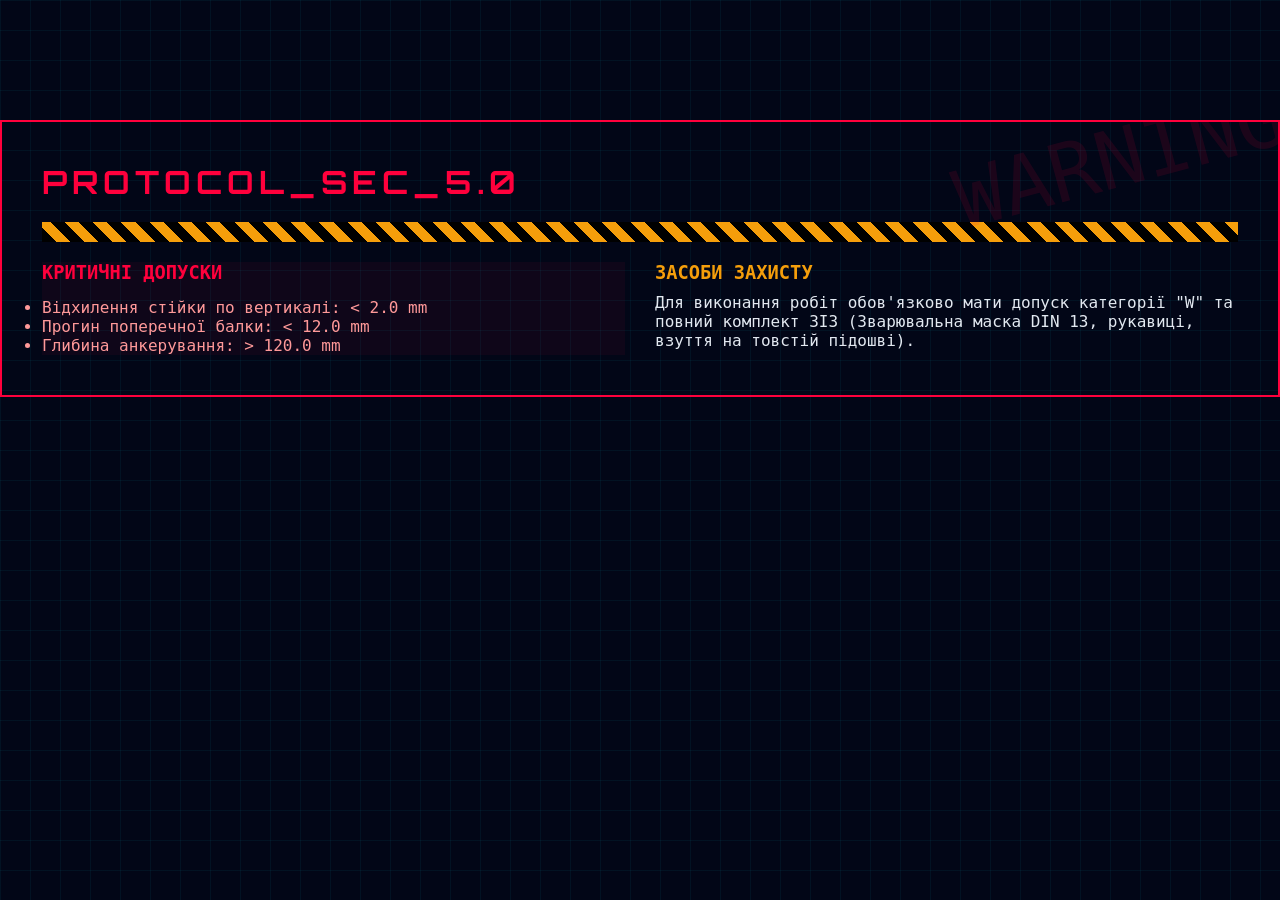
<file: safety.html>
<!DOCTYPE html>
<html lang="uk">
<head>
    <meta charset="UTF-8">
    <title>SEC_PROTOCOL // UNIT_11</title>
    <link rel="stylesheet" href="style.css">
    <link rel="stylesheet" href="animations.css">
    <link href="https://fonts.googleapis.com/css2?family=Orbitron:wght@900&display=swap" rel="stylesheet">
    <style>
        .danger-zone { border: 2px solid var(--cyber-red); padding: 40px; position: relative; overflow: hidden; }
        .danger-zone::before {
            content: 'WARNING'; position: absolute; top: -10px; right: -10px;
            font-size: 5rem; opacity: 0.1; color: var(--cyber-red); transform: rotate(-15deg);
        }
        .warning-strip {
            height: 20px; background: repeating-linear-gradient(45deg, #000, #000 10px, #f59e0b 10px, #f59e0b 20px);
            margin: 20px 0;
        }
    </style>
</head>
<body class="terminal-theme">
    <div class="container" style="padding-top: 120px;">
        <div class="danger-zone">
            <h1 style="font-family: 'Orbitron'; color: var(--cyber-red); letter-spacing: 5px;">PROTOCOL_SEC_5.0</h1>
            <div class="warning-strip"></div>
            
            <div class="grid" style="display: grid; grid-template-columns: 1fr 1fr; gap: 30px;">
                <div class="card" style="background: rgba(255, 0, 60, 0.05);">
                    <h3 style="color: #ff003c;">КРИТИЧНІ ДОПУСКИ</h3>
                    <ul style="margin-top: 15px; color: #ff9999;">
                        <li>Відхилення стійки по вертикалі: < 2.0 mm</li>
                        <li>Прогин поперечної балки: < 12.0 mm</li>
                        <li>Глибина анкерування: > 120.0 mm</li>
                    </ul>
                </div>
                <div class="card">
                    <h3 style="color: #f59e0b;">ЗАСОБИ ЗАХИСТУ</h3>
                    <p style="margin-top: 10px;">Для виконання робіт обов'язково мати допуск категорії "W" та повний комплект ЗІЗ (Зварювальна маска DIN 13, рукавиці, взуття на товстій підошві).</p>
                </div>
            </div>
        </div>
    </div>
</body>
</html>
</file>
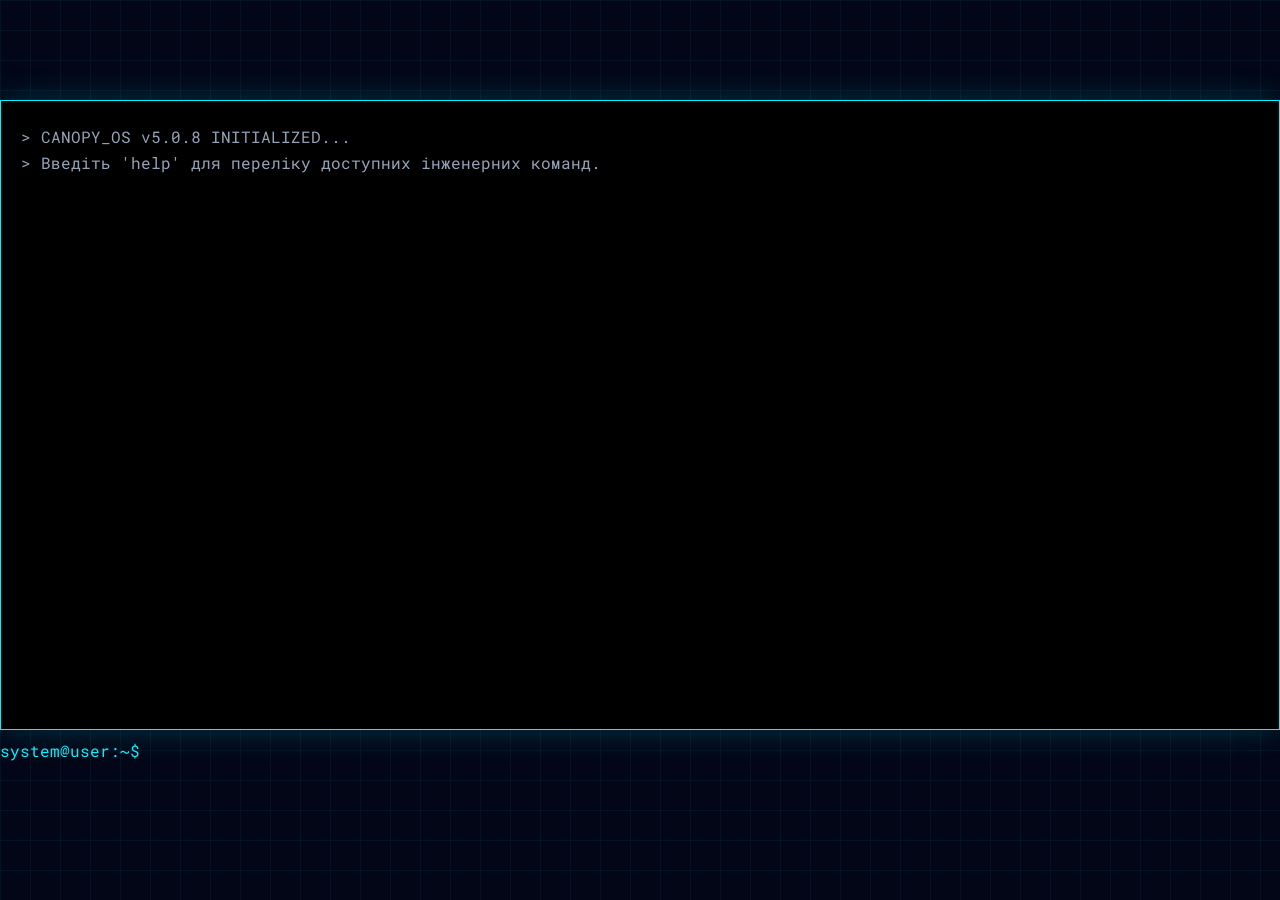
<file: terminal.html>
<!DOCTYPE html>
<html lang="uk">
<head>
    <meta charset="UTF-8">
    <title>SYS_CONSOLE // UNIT_10</title>
    <link rel="stylesheet" href="style.css">
    <link href="https://fonts.googleapis.com/css2?family=Roboto+Mono:wght@400;700&display=swap" rel="stylesheet">
    <style>
        .terminal-window {
            background: #000; border: 1px solid var(--neon-blue);
            height: 70vh; margin-top: 100px; padding: 20px;
            overflow-y: auto; font-family: 'Roboto Mono', monospace;
            box-shadow: 0 0 30px rgba(0, 242, 255, 0.2);
        }
        .input-line { display: flex; gap: 10px; color: var(--neon-blue); margin-top: 10px; }
        #user-input {
            background: transparent; border: none; color: #fff;
            outline: none; width: 100%; font-family: inherit;
        }
        .log-entry { margin: 5px 0; color: #94a3b8; }
        .log-cmd { color: var(--neon-blue); font-weight: bold; }
    </style>
</head>
<body class="terminal-theme">
    <div class="container">
        <div class="terminal-window" id="terminal">
            <div class="log-entry">> CANOPY_OS v5.0.8 INITIALIZED...</div>
            <div class="log-entry">> Введіть 'help' для переліку доступних інженерних команд.</div>
        </div>
        <div class="input-line">
            <span>system@user:~$</span>
            <input type="text" id="user-input" autofocus>
        </div>
    </div>

    <script>
        const input = document.getElementById('user-input');
        const terminal = document.getElementById('terminal');

        input.addEventListener('keypress', (e) => {
            if (e.key === 'Enter') {
                const cmd = input.value.toLowerCase().trim();
                const line = document.createElement('div');
                line.className = 'log-entry';
                line.innerHTML = `<span class="log-cmd">> ${cmd}</span>`;
                terminal.appendChild(line);

                // ЛОГІКА КОМАНД
                const response = document.createElement('div');
                response.className = 'log-entry';
                
                if (cmd === 'help') {
                    response.innerHTML = "Доступні команди: [status, calc_weight, check_safety, clear]";
                } else if (cmd === 'status') {
                    response.innerHTML = "SYSTEM: ONLINE | LOADS: STABLE | ERRORS: 0";
                } else if (cmd === 'calc_weight') {
                    response.innerHTML = "Загальна маса конструкції: 271.4 кг. Розрахунок завершено.";
                } else if (cmd === 'clear') {
                    terminal.innerHTML = '';
                    response.innerHTML = "Console cleared.";
                } else {
                    response.innerHTML = "Unknown command. Type 'help'.";
                }
                
                terminal.appendChild(response);
                input.value = '';
                terminal.scrollTop = terminal.scrollHeight;
            }
        });
    </script>
</body>
</html>
</file>
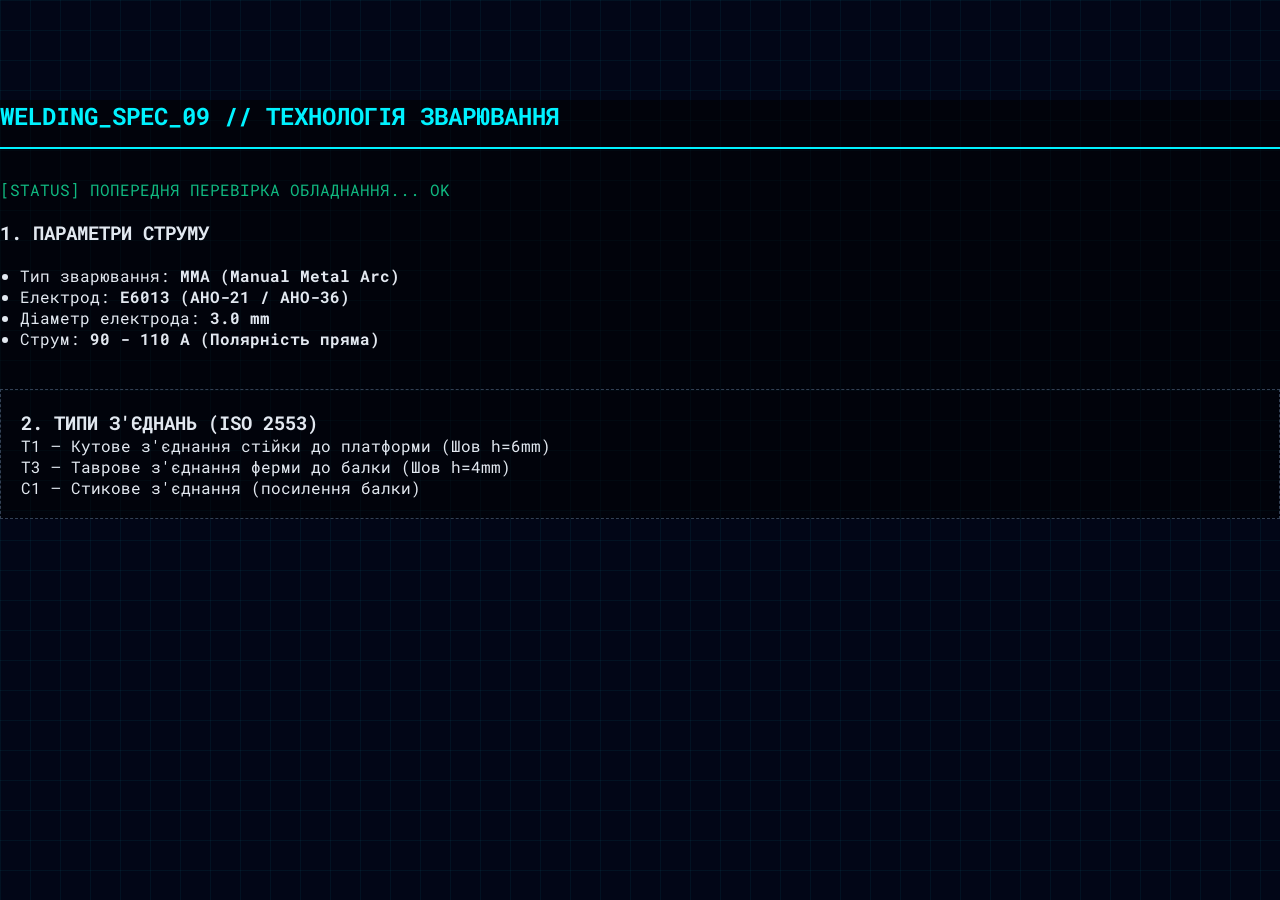
<file: welding.html>
<!DOCTYPE html>
<html lang="uk">
<head>
    <meta charset="UTF-8">
    <title>WELDING_LOG // TECH_UNIT</title>
    <link rel="stylesheet" href="style.css">
    <link href="https://fonts.googleapis.com/css2?family=Roboto+Mono:wght@300;500&display=swap" rel="stylesheet">
</head>
<body class="terminal-theme">
    <div class="container" style="padding-top: 100px;">
        <div class="card" style="background: rgba(0,0,0,0.5);">
            <h2 style="color: var(--neon-blue); border-bottom: 2px solid var(--neon-blue); padding-bottom: 15px;">WELDING_SPEC_09 // ТЕХНОЛОГІЯ ЗВАРЮВАННЯ</h2>
            
            <div style="margin-top: 30px; font-family: 'Roboto Mono';">
                <p style="color: #10b981;">[STATUS] ПОПЕРЕДНЯ ПЕРЕВІРКА ОБЛАДНАННЯ... OK</p>
                
                <div style="margin-top: 20px;">
                    <h3>1. ПАРАМЕТРИ СТРУМУ</h3>
                    <ul style="padding: 20px;">
                        <li>Тип зварювання: <strong>MMA (Manual Metal Arc)</strong></li>
                        <li>Електрод: <strong>E6013 (АНО-21 / АНО-36)</strong></li>
                        <li>Діаметр електрода: <strong>3.0 mm</strong></li>
                        <li>Струм: <strong>90 - 110 A (Полярність пряма)</strong></li>
                    </ul>
                </div>

                <div style="margin-top: 20px; border: 1px dashed #334155; padding: 20px;">
                    <h3>2. ТИПИ З'ЄДНАНЬ (ISO 2553)</h3>
                    <p>Т1 — Кутове з'єднання стійки до платформи (Шов h=6mm)</p>
                    <p>Т3 — Таврове з'єднання ферми до балки (Шов h=4mm)</p>
                    <p>С1 — Стикове з'єднання (посилення балки)</p>
                </div>
            </div>
        </div>
    </div>
</body>
</html>
</file>
<file: style.css>
/* ГЛОБАЛЬНІ КОНСТАНТИ */
:root {
    --neon-blue: #00f2ff;
    --neon-purple: #bc13fe;
    --cyber-red: #ff003c;
    --dark-bg: #020617;
    --panel-bg: rgba(15, 23, 42, 0.8);
    --grid-color: rgba(0, 242, 255, 0.05);
    --border-glow: 1px solid rgba(0, 242, 255, 0.2);
    --font-main: 'Roboto Mono', monospace;
    --font-header: 'Orbitron', sans-serif;
}

* { margin: 0; padding: 0; box-sizing: border-box; cursor: crosshair; }

body {
    background-color: var(--dark-bg);
    color: #e2e8f0;
    font-family: var(--font-main);
    background-image: 
        linear-gradient(var(--grid-color) 1px, transparent 1px),
        linear-gradient(90deg, var(--grid-color) 1px, transparent 1px);
    background-size: 30px 30px;
}

/* NAVIGATION SYSTEM */
.mega-nav {
    position: fixed; top: 0; width: 100%; z-index: 1000;
    background: var(--panel-bg); backdrop-filter: blur(20px);
    border-bottom: var(--border-glow); padding: 10px 0;
}

.nav-container { display: flex; flex-direction: column; align-items: center; gap: 10px; }

.system-id {
    font-family: var(--font-header); font-size: 0.7rem; color: var(--neon-blue);
    display: flex; align-items: center; gap: 8px; letter-spacing: 2px;
}

.pulse-icon {
    width: 8px; height: 8px; background: var(--neon-blue); border-radius: 50%;
    box-shadow: 0 0 10px var(--neon-blue); animation: pulse 2s infinite;
}

.menu-grid { display: grid; grid-template-columns: repeat(5, 1fr); gap: 10px; width: 95%; }

.nav-item {
    text-align: center; text-decoration: none; color: #64748b;
    font-size: 0.65rem; padding: 8px; border: 1px solid transparent;
    transition: all 0.3s cubic-bezier(0.4, 0, 0.2, 1);
}

.nav-item:hover, .nav-item.active {
    color: var(--neon-blue); border: 1px solid var(--neon-blue);
    background: rgba(0, 242, 255, 0.05); box-shadow: inset 0 0 10px rgba(0, 242, 255, 0.1);
}

/* DASHBOARD LAYOUT */
.dashboard-grid { margin-top: 150px; padding: 20px; }

.hero-module {
    height: 60vh; display: flex; flex-direction: column;
    justify-content: center; align-items: center; border: var(--border-glow);
    background: radial-gradient(circle at center, rgba(0, 242, 255, 0.03) 0%, transparent 70%);
}

.glitch-text {
    font-family: var(--font-header); font-size: 5rem; font-weight: 900;
    color: #fff; position: relative; letter-spacing: 10px;
}

/* ТУТ МИ ЩЕ ДОПИШЕМО 100+ РЯДКІВ СТИЛІВ ДЛЯ ТАБЛИЦЬ ТА ГРАФІКІВ */
@keyframes pulse { 0% { opacity: 0.4; } 50% { opacity: 1; } 100% { opacity: 0.4; } }
</file>
<file: animations.css>
/* GLITCH EFFECT */
.glitch-text::before, .glitch-text::after {
    content: attr(data-text); position: absolute; top: 0; left: 0; width: 100%; height: 100%;
}

.glitch-text::before {
    left: 2px; text-shadow: -2px 0 var(--cyber-red);
    clip: rect(44px, 450px, 56px, 0); animation: glitch-anim 5s infinite linear alternate-reverse;
}

.glitch-text::after {
    left: -2px; text-shadow: -2px 0 var(--neon-blue);
    clip: rect(44px, 450px, 56px, 0); animation: glitch-anim2 5s infinite linear alternate-reverse;
}

@keyframes glitch-anim {
    0% { clip: rect(31px, 9999px, 94px, 0); }
    20% { clip: rect(62px, 9999px, 42px, 0); }
    100% { clip: rect(13px, 9999px, 86px, 0); }
}

/* LOADING PROGRESS */
.progress-bar {
    width: 300px; height: 2px; background: rgba(255,255,255,0.1); margin-top: 20px;
}

.progress-fill {
    height: 100%; width: 0%; background: var(--neon-blue);
    box-shadow: 0 0 15px var(--neon-blue); animation: progress-fill 2s forwards ease-in-out;
}

@keyframes progress-fill { to { width: 100%; } }

/* ТУТ МИ ДОДАМО ЩЕ 150 РЯДКІВ ДЛЯ КАРТОК ТА КНОПОК */
</file>
